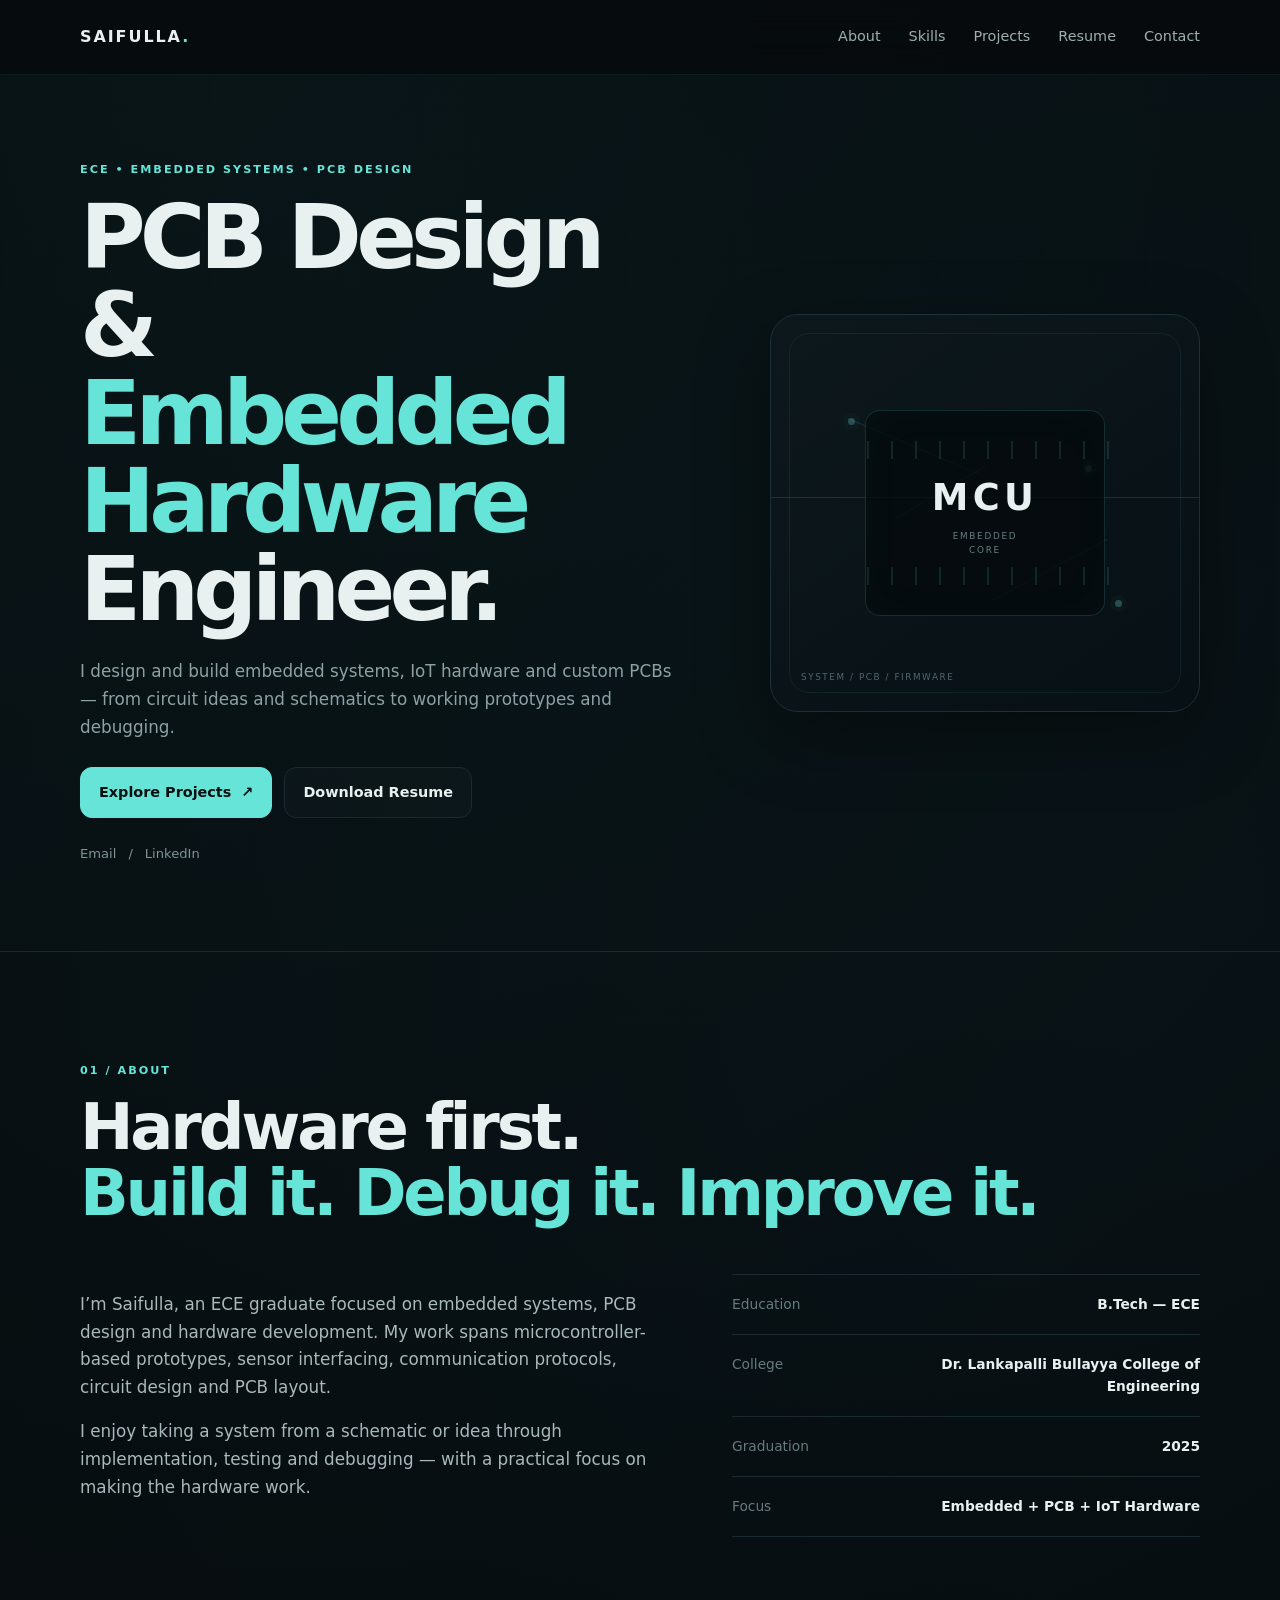
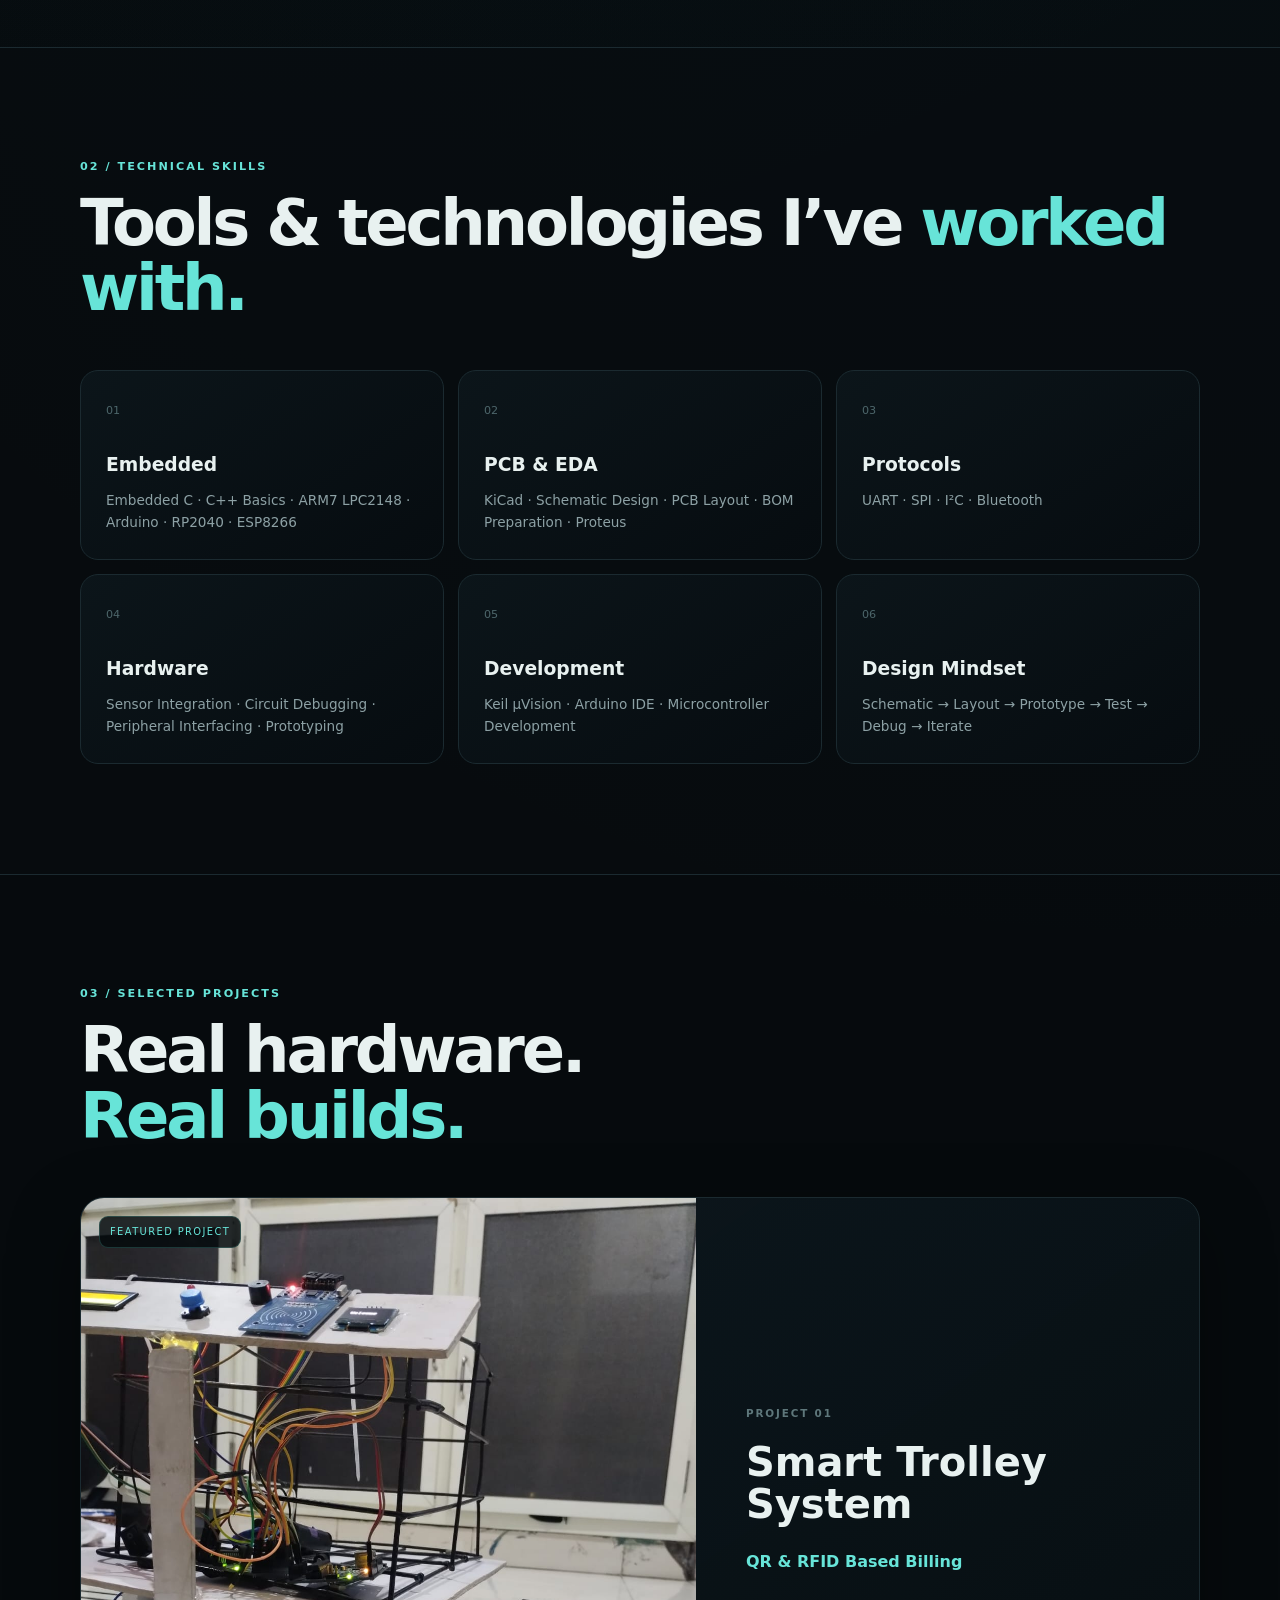
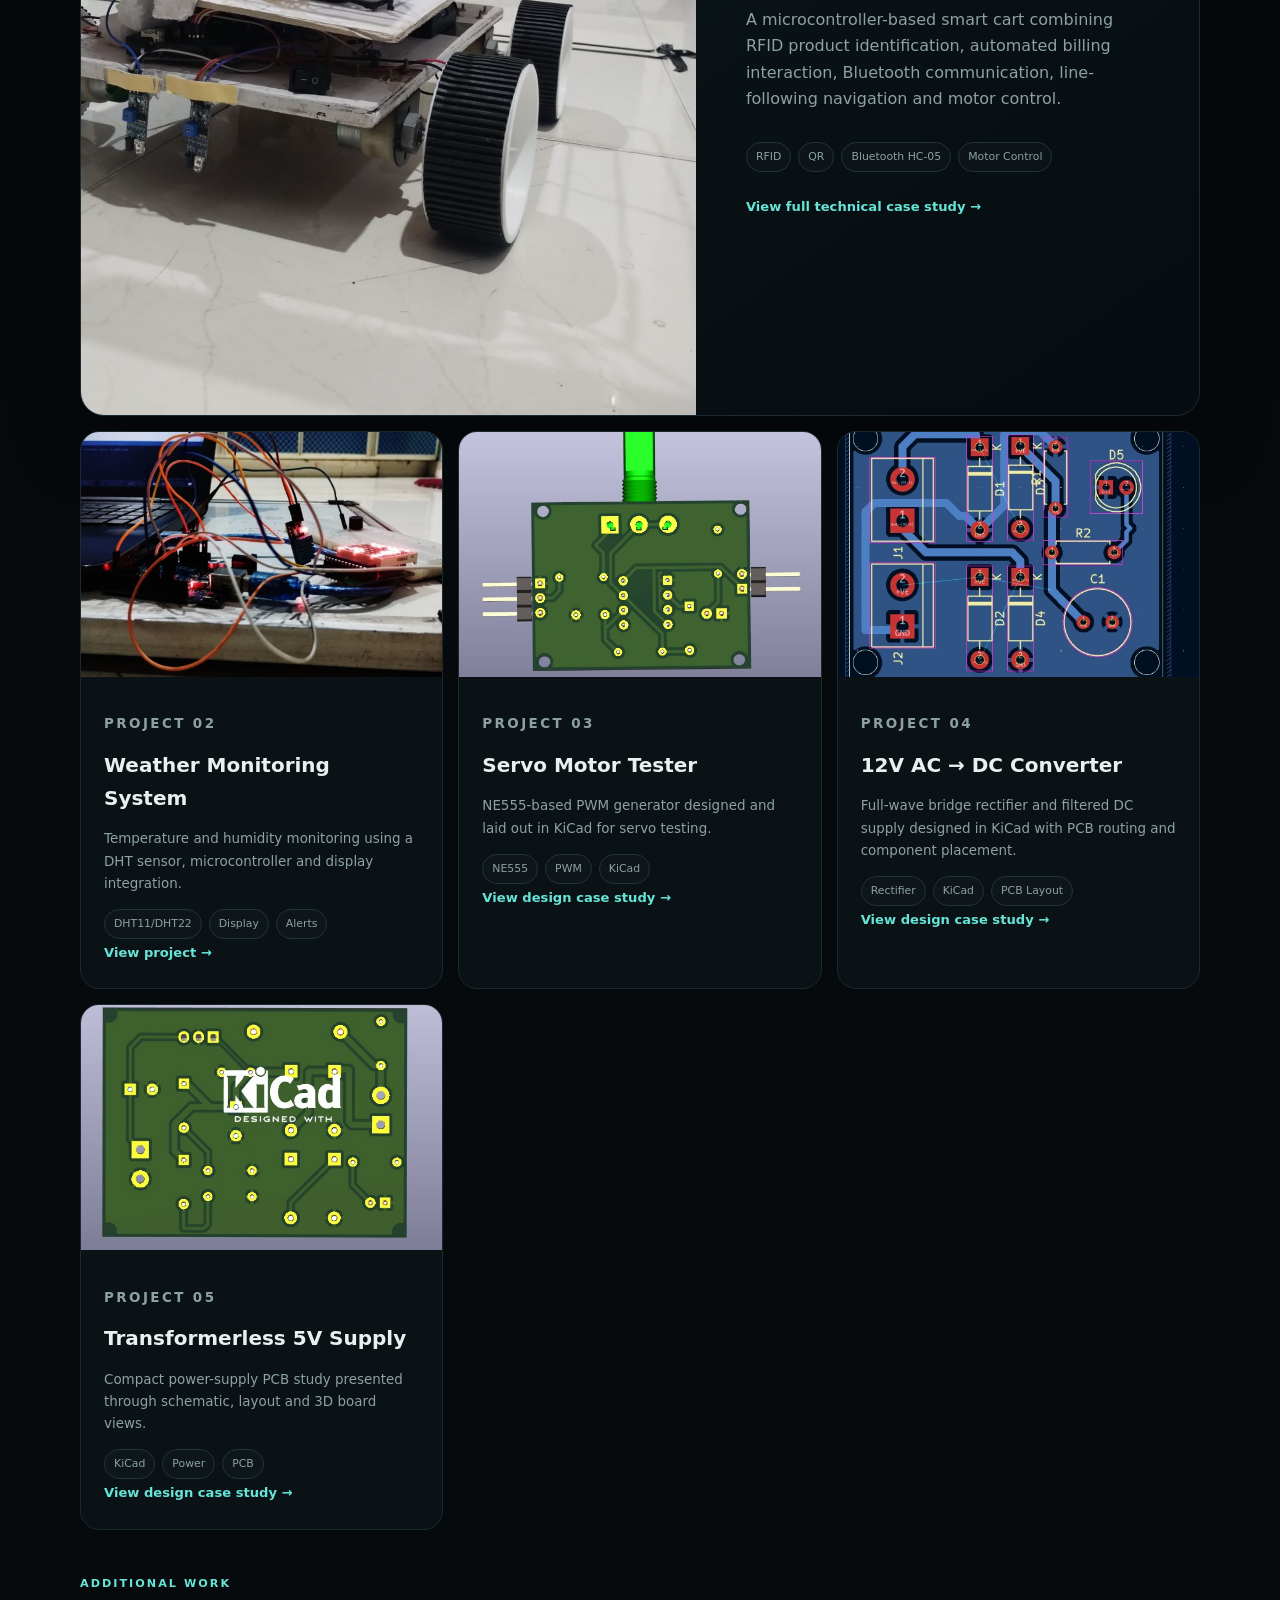
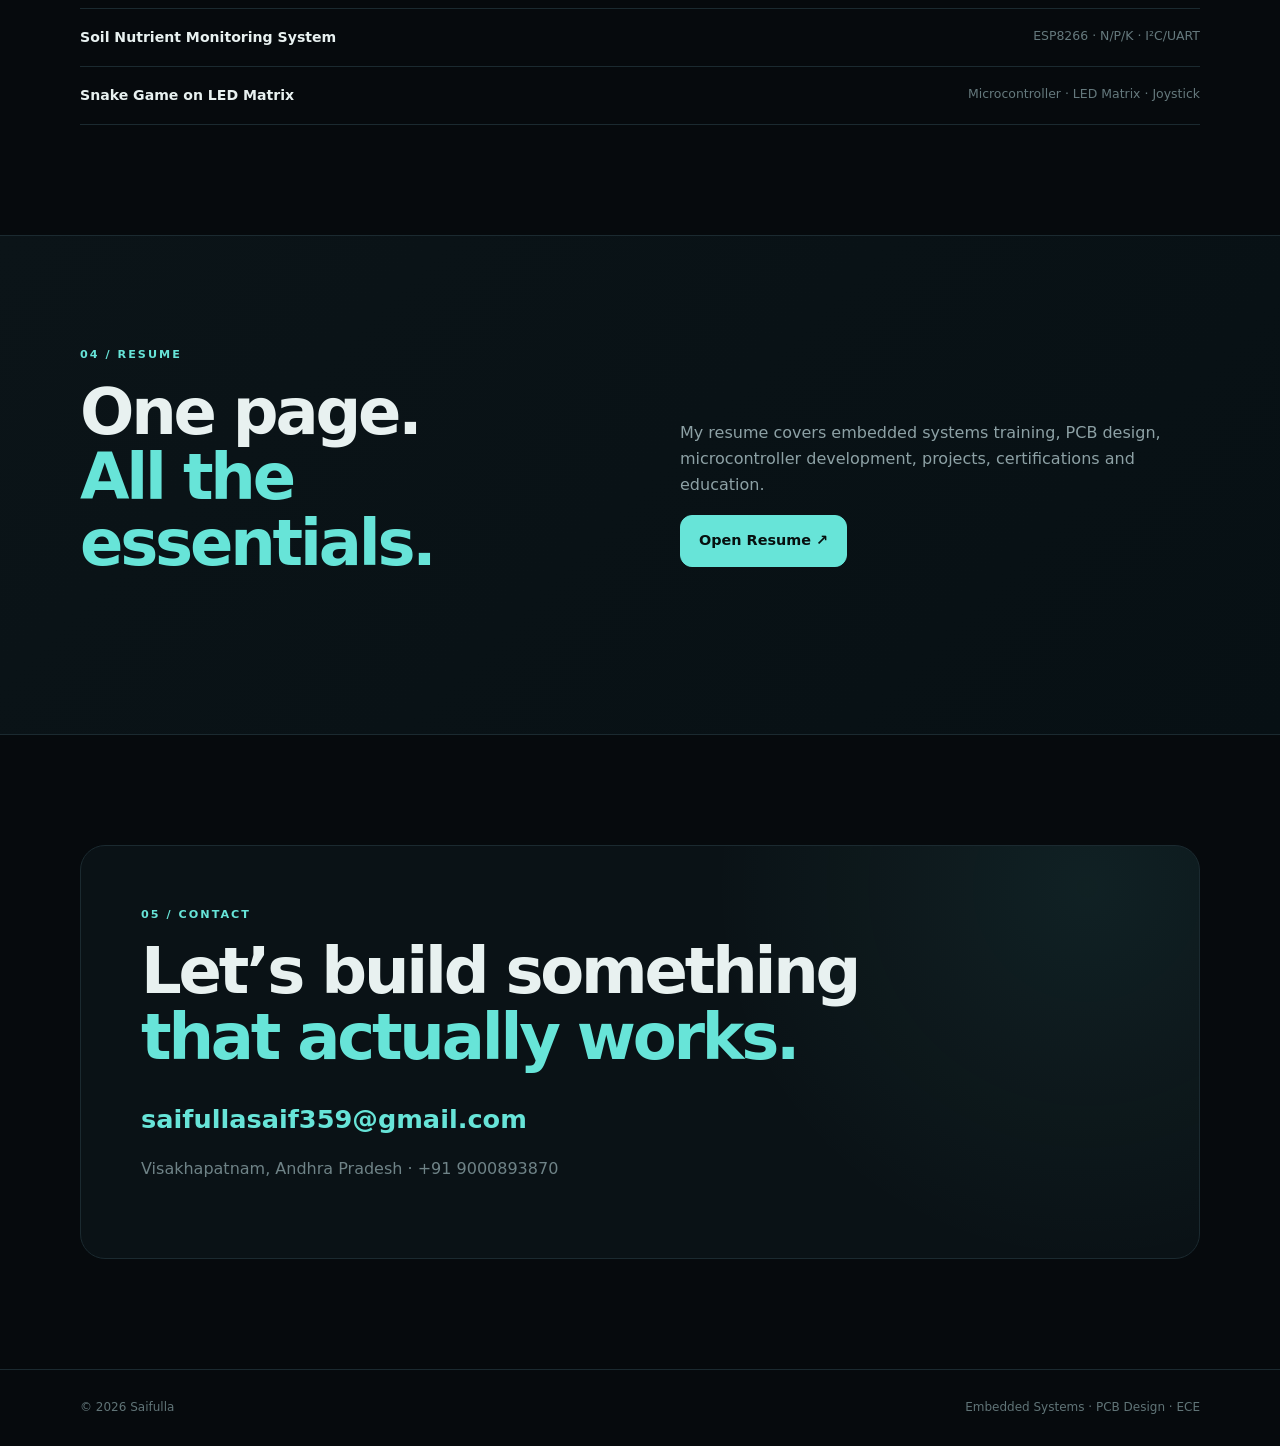
<file: index.html>
<!DOCTYPE html>
<html lang="en"><head><meta charset="UTF-8"><meta name="viewport" content="width=device-width,initial-scale=1.0">
<meta name="description" content="Saifulla — PCB Design & Embedded Hardware Engineer portfolio. Embedded systems, IoT hardware and KiCad PCB design projects.">
<title>Saifulla | Embedded Hardware & PCB Design</title><link rel="stylesheet" href="css/style.css"></head>
<body>
<header class="site-header"><nav class="nav container"><a class="brand" href="#top">SAIFULLA<span>.</span></a><button class="menu-toggle" aria-label="Toggle navigation" aria-expanded="false">☰</button><div class="nav-links"><a href="#about">About</a><a href="#skills">Skills</a><a href="#projects">Projects</a><a href="#resume">Resume</a><a href="#contact">Contact</a></div></nav></header>
<main id="top">
<section class="hero"><div class="hero-grid container"><div class="hero-copy reveal"><p class="eyebrow">ECE • EMBEDDED SYSTEMS • PCB DESIGN</p><h1>PCB Design &amp;<br><span>Embedded Hardware</span> Engineer.</h1><p class="hero-text">I design and build embedded systems, IoT hardware and custom PCBs — from circuit ideas and schematics to working prototypes and debugging.</p><div class="hero-actions"><a class="btn btn-primary" href="#projects">Explore Projects <span>↗</span></a><a class="btn btn-secondary" href="assets/SAIF_RESUME.pdf" target="_blank" rel="noopener">Download Resume</a></div><div class="hero-links"><a href="mailto:saifullasaif359@gmail.com">Email</a><span>/</span><a href="https://www.linkedin.com/in/saifulla-saif-784455246" target="_blank" rel="noopener">LinkedIn</a></div></div>
<div class="hero-visual reveal"><div class="circuit-card"><div class="scanline"></div><div class="node node-a"></div><div class="node node-b"></div><div class="node node-c"></div><div class="trace trace-a"></div><div class="trace trace-b"></div><div class="trace trace-c"></div><div class="chip"><span>MCU</span><small>EMBEDDED<br>CORE</small></div><div class="chip-label">SYSTEM / PCB / FIRMWARE</div></div></div></div></section>

<section id="about" class="section container"><div class="section-heading reveal"><p class="eyebrow">01 / ABOUT</p><h2>Hardware first.<br><span>Build it. Debug it. Improve it.</span></h2></div><div class="about-grid"><div class="about-copy reveal"><p>I’m Saifulla, an ECE graduate focused on embedded systems, PCB design and hardware development. My work spans microcontroller-based prototypes, sensor interfacing, communication protocols, circuit design and PCB layout.</p><p>I enjoy taking a system from a schematic or idea through implementation, testing and debugging — with a practical focus on making the hardware work.</p></div><div class="fact-list reveal"><div><span>Education</span><strong>B.Tech — ECE</strong></div><div><span>College</span><strong>Dr. Lankapalli Bullayya College of Engineering</strong></div><div><span>Graduation</span><strong>2025</strong></div><div><span>Focus</span><strong>Embedded + PCB + IoT Hardware</strong></div></div></div></section>

<section id="skills" class="section section-dark"><div class="container"><div class="section-heading reveal"><p class="eyebrow">02 / TECHNICAL SKILLS</p><h2>Tools &amp; technologies I’ve <span>worked with.</span></h2></div><div class="skills-grid">
<article class="skill-card reveal"><span>01</span><h3>Embedded</h3><p>Embedded C · C++ Basics · ARM7 LPC2148 · Arduino · RP2040 · ESP8266</p></article>
<article class="skill-card reveal"><span>02</span><h3>PCB &amp; EDA</h3><p>KiCad · Schematic Design · PCB Layout · BOM Preparation · Proteus</p></article>
<article class="skill-card reveal"><span>03</span><h3>Protocols</h3><p>UART · SPI · I²C · Bluetooth</p></article>
<article class="skill-card reveal"><span>04</span><h3>Hardware</h3><p>Sensor Integration · Circuit Debugging · Peripheral Interfacing · Prototyping</p></article>
<article class="skill-card reveal"><span>05</span><h3>Development</h3><p>Keil µVision · Arduino IDE · Microcontroller Development</p></article>
<article class="skill-card reveal"><span>06</span><h3>Design Mindset</h3><p>Schematic → Layout → Prototype → Test → Debug → Iterate</p></article>
</div></div></section>

<section id="projects" class="section container"><div class="section-heading reveal"><p class="eyebrow">03 / SELECTED PROJECTS</p><h2>Real hardware.<br><span>Real builds.</span></h2></div>
<article class="project-feature reveal"><div class="project-image"><img src="assets/trolley.jpeg" alt="Smart trolley project — primary image" loading="eager"><span class="image-tag">FEATURED PROJECT</span></div><div class="project-content"><p class="project-number">PROJECT 01</p><h3>Smart Trolley System</h3><p class="project-subtitle">QR &amp; RFID Based Billing</p><p>A microcontroller-based smart cart combining RFID product identification, automated billing interaction, Bluetooth communication, line-following navigation and motor control.</p><div class="tags"><span>RFID</span><span>QR</span><span>Bluetooth HC-05</span><span>Motor Control</span></div><a class="text-link" href="projects/smart-trolley.html">View full technical case study →</a></div></article>
<div class="project-grid">
<article class="project-card reveal"><div class="project-card-image"><img src="assets/weather-monitor.jpg" alt="Weather monitoring system" loading="lazy"></div><div class="project-card-body"><p class="project-number">PROJECT 02</p><h3>Weather Monitoring System</h3><p>Temperature and humidity monitoring using a DHT sensor, microcontroller and display integration.</p><div class="tags"><span>DHT11/DHT22</span><span>Display</span><span>Alerts</span></div><a class="text-link" href="projects/weather-monitoring.html">View project →</a></div></article>
<article class="project-card reveal"><div class="project-card-image"><img src="assets/servo-3d.jpg" alt="3D PCB render of NE555 servo motor tester" loading="lazy"></div><div class="project-card-body"><p class="project-number">PROJECT 03</p><h3>Servo Motor Tester</h3><p>NE555-based PWM generator designed and laid out in KiCad for servo testing.</p><div class="tags"><span>NE555</span><span>PWM</span><span>KiCad</span></div><a class="text-link" href="projects/servo-tester.html">View design case study →</a></div></article>
<article class="project-card reveal"><div class="project-card-image"><img src="assets/rectifier-3d.jpg" alt="3D render of 12V AC to DC converter PCB" loading="lazy"></div><div class="project-card-body"><p class="project-number">PROJECT 04</p><h3>12V AC → DC Converter</h3><p>Full-wave bridge rectifier and filtered DC supply designed in KiCad with PCB routing and component placement.</p><div class="tags"><span>Rectifier</span><span>KiCad</span><span>PCB Layout</span></div><a class="text-link" href="projects/ac-dc-converter.html">View design case study →</a></div></article>
<article class="project-card reveal"><div class="project-card-image"><img src="assets/transformerless-3d.jpg" alt="3D render of transformerless 5V supply PCB" loading="lazy"></div><div class="project-card-body"><p class="project-number">PROJECT 05</p><h3>Transformerless 5V Supply</h3><p>Compact power-supply PCB study presented through schematic, layout and 3D board views.</p><div class="tags"><span>KiCad</span><span>Power</span><span>PCB</span></div><a class="text-link" href="projects/transformerless-power-supply.html">View design case study →</a></div></article>
</div>
<div class="more-projects reveal"><p class="eyebrow">ADDITIONAL WORK</p><div class="mini-projects"><div><strong>Soil Nutrient Monitoring System</strong><span>ESP8266 · N/P/K · I²C/UART</span></div><div><strong>Snake Game on LED Matrix</strong><span>Microcontroller · LED Matrix · Joystick</span></div></div></div></section>

<section id="resume" class="section resume-section"><div class="container resume-grid"><div class="section-heading reveal"><p class="eyebrow">04 / RESUME</p><h2>One page.<br><span>All the essentials.</span></h2></div><div class="resume-copy reveal"><p>My resume covers embedded systems training, PCB design, microcontroller development, projects, certifications and education.</p><a class="btn btn-primary" href="assets/SAIF_RESUME.pdf" target="_blank" rel="noopener">Open Resume ↗</a></div></div></section>
<section id="contact" class="section container contact-section"><div class="contact-box reveal"><p class="eyebrow">05 / CONTACT</p><h2>Let’s build something<br><span>that actually works.</span></h2><a class="email" href="mailto:saifullasaif359@gmail.com">saifullasaif359@gmail.com</a><p>Visakhapatnam, Andhra Pradesh · +91 9000893870</p></div></section>
</main><footer class="footer"><div class="container footer-inner"><span>© 2026 Saifulla</span><span>Embedded Systems · PCB Design · ECE</span></div></footer><script src="js/script.js"></script></body></html>
</file>
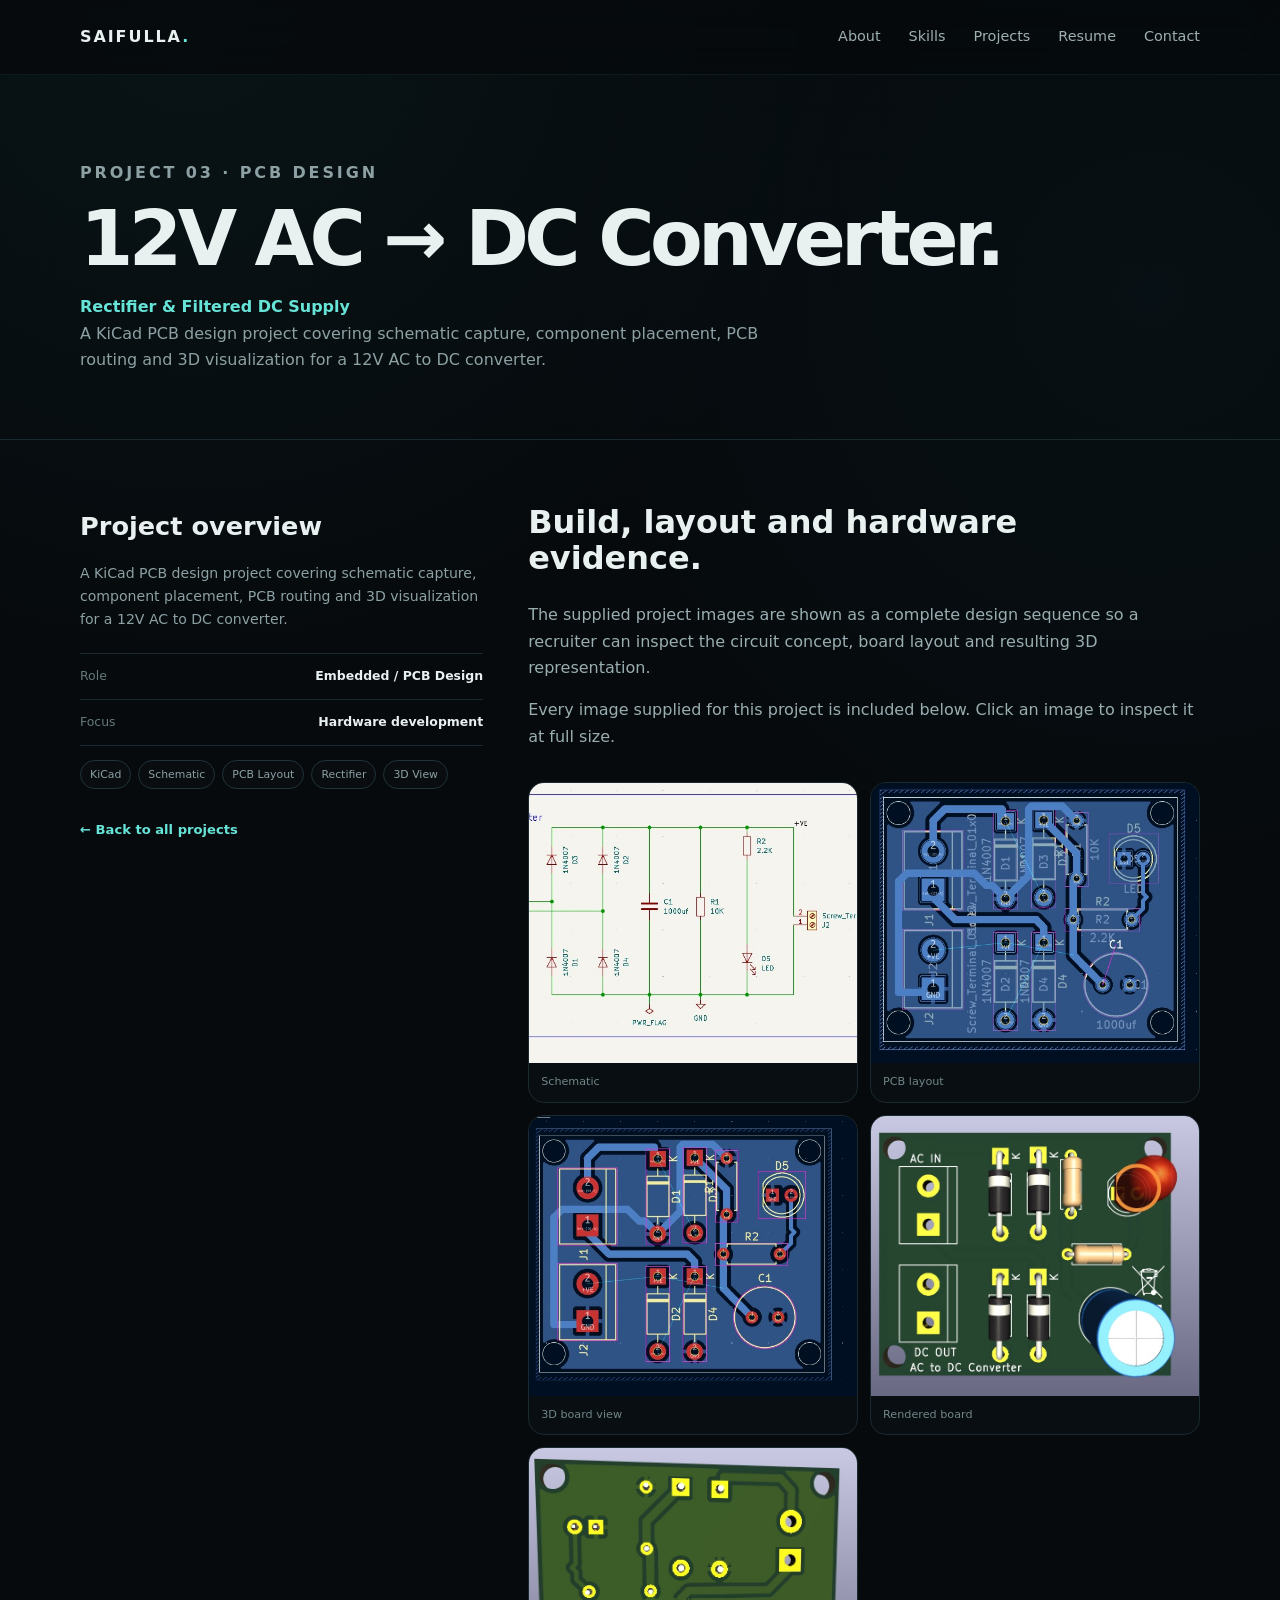
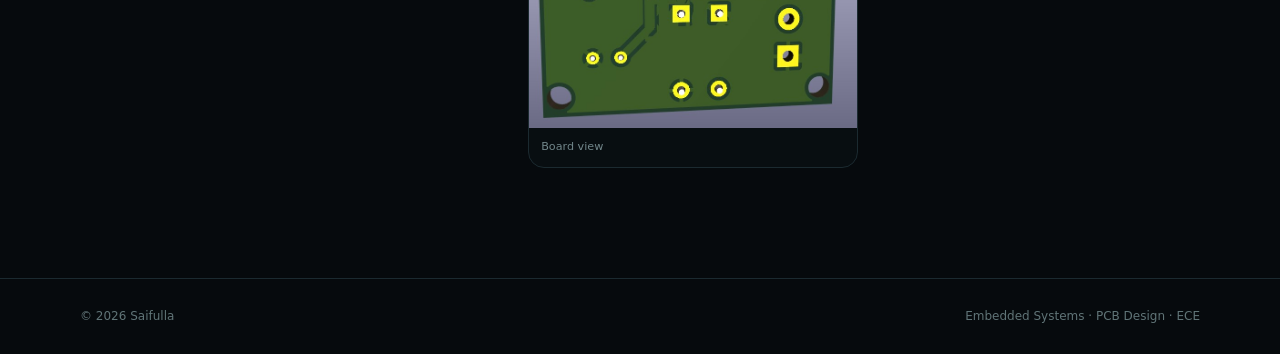
<file: projects/ac-dc-converter.html>
<!DOCTYPE html><html lang="en"><head><meta charset="UTF-8"><meta name="viewport" content="width=device-width,initial-scale=1.0"><meta name="description" content="12V AC → DC Converter — Saifulla project portfolio"><title>12V AC → DC Converter | Saifulla</title><link rel="stylesheet" href="../css/style.css"></head><body>
<header class="site-header"><nav class="nav container">
<a class="brand" href="../index.html#top">SAIFULLA<span>.</span></a>
<button class="menu-toggle" aria-label="Toggle navigation" aria-expanded="false">☰</button>
<div class="nav-links">
<a href="../index.html#about">About</a><a href="../index.html#skills">Skills</a><a href="../index.html#projects">Projects</a><a href="../index.html#resume">Resume</a><a href="../index.html#contact">Contact</a>
</div></nav></header><main>
<section class="page-hero"><div class="container">
<p class="eyebrow">PROJECT 03 · PCB DESIGN</p><h1>12V AC → DC Converter.</h1><p><strong style="color:var(--accent)">Rectifier & Filtered DC Supply</strong><br>A KiCad PCB design project covering schematic capture, component placement, PCB routing and 3D visualization for a 12V AC to DC converter.</p>
</div></section>
<section class="case-study"><div class="container case-grid">
<aside class="case-sidebar"><h2>Project overview</h2><p>A KiCad PCB design project covering schematic capture, component placement, PCB routing and 3D visualization for a 12V AC to DC converter.</p><div class="meta"><div><span>Role</span><strong>Embedded / PCB Design</strong></div><div><span>Focus</span><strong>Hardware development</strong></div></div><div class="tags"><span class="tag">KiCad</span><span class="tag">Schematic</span><span class="tag">PCB Layout</span><span class="tag">Rectifier</span><span class="tag">3D View</span></div><a class="back-link" href="../index.html#projects">← Back to all projects</a></aside>
<article class="case-copy"><h2>Build, layout and hardware evidence.</h2><p>The supplied project images are shown as a complete design sequence so a recruiter can inspect the circuit concept, board layout and resulting 3D representation.</p><p>Every image supplied for this project is included below. Click an image to inspect it at full size.</p><div class="case-gallery"><figure><img src="../assets/rectifier-schematic.jpg" alt="Schematic" loading="lazy"><figcaption>Schematic</figcaption></figure><figure><img src="../assets/rectifier-pcb.jpg" alt="PCB layout" loading="lazy"><figcaption>PCB layout</figcaption></figure><figure><img src="../assets/rectifier-3d.jpg" alt="3D board view" loading="lazy"><figcaption>3D board view</figcaption></figure><figure><img src="../assets/rectifier-render.jpg" alt="Rendered board" loading="lazy"><figcaption>Rendered board</figcaption></figure><figure><img src="../assets/rectifier-board.jpg" alt="Board view" loading="lazy"><figcaption>Board view</figcaption></figure></div></article>
</div></section></main><footer class="footer"><div class="container footer-inner"><span>© 2026 Saifulla</span><span>Embedded Systems · PCB Design · ECE</span></div></footer><script src="../js/script.js"></script></body></html>
</file>
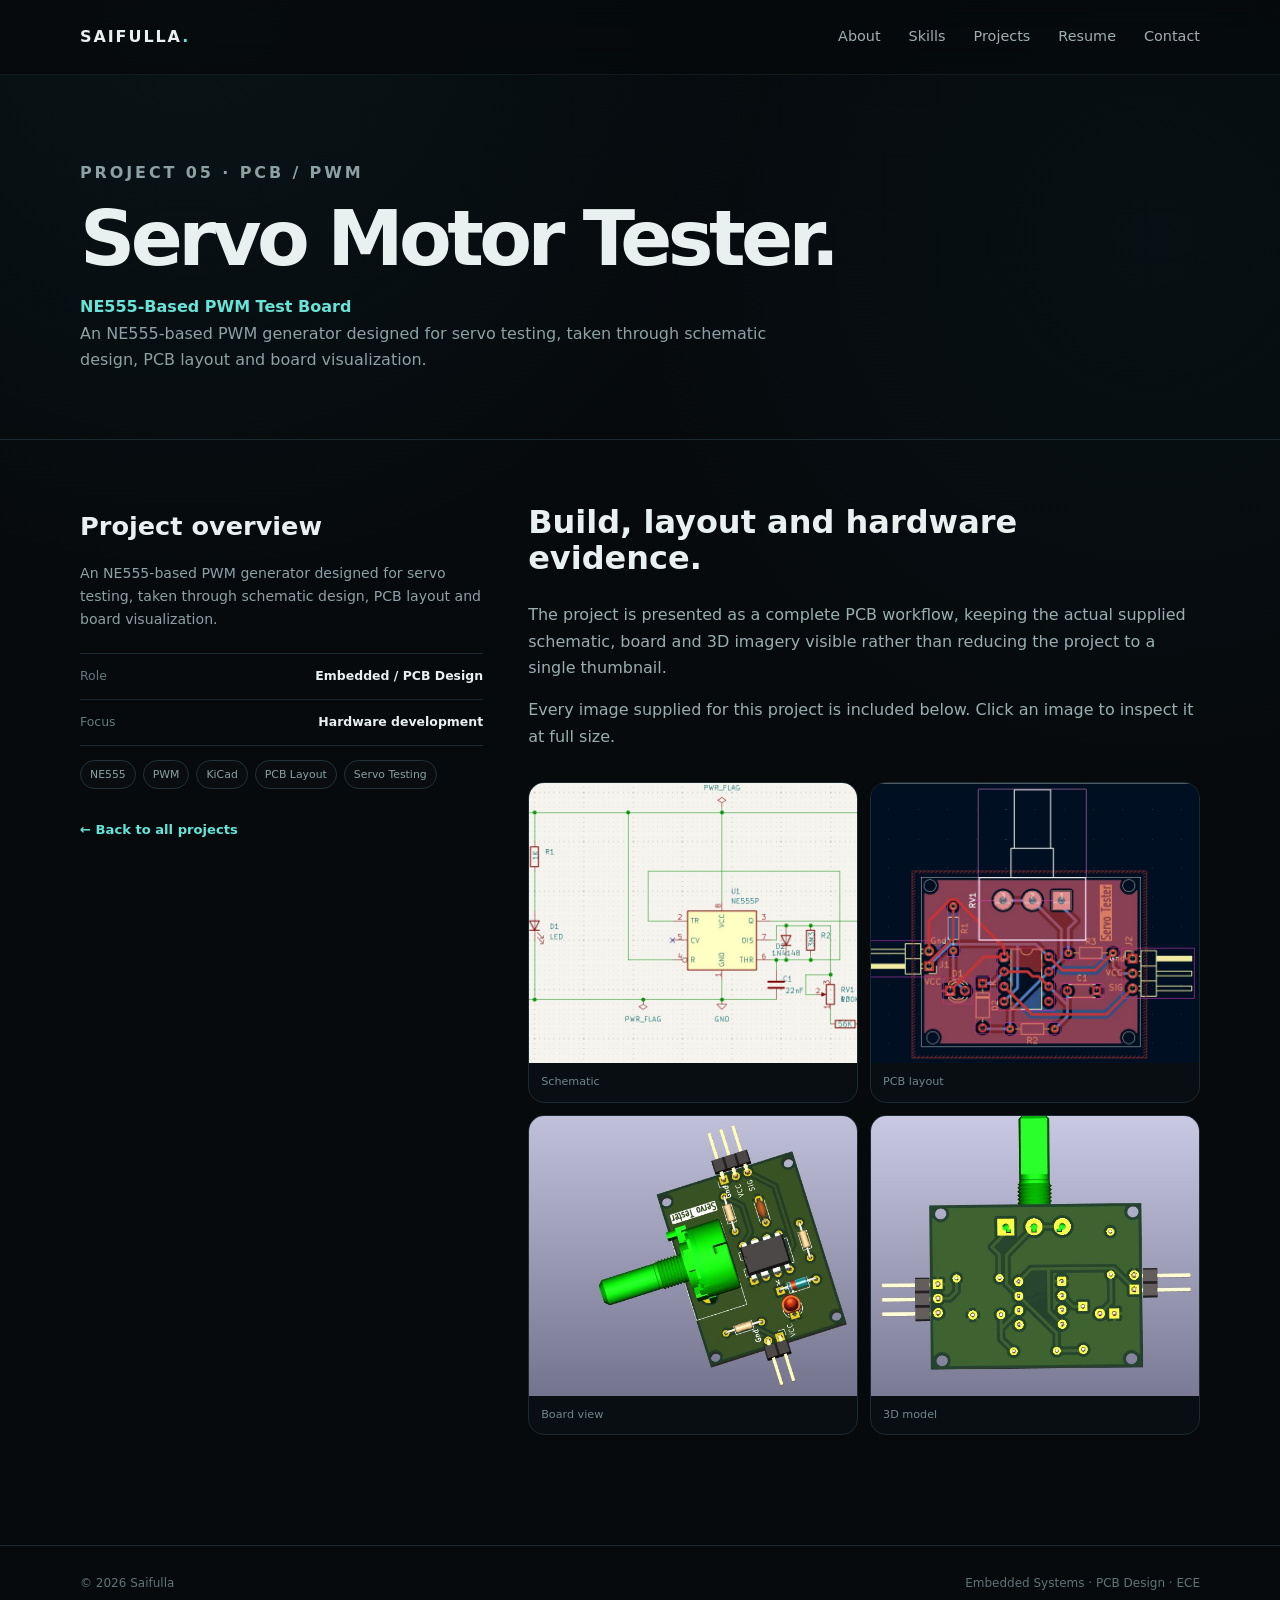
<file: projects/servo-tester.html>
<!DOCTYPE html><html lang="en"><head><meta charset="UTF-8"><meta name="viewport" content="width=device-width,initial-scale=1.0"><meta name="description" content="Servo Motor Tester — Saifulla project portfolio"><title>Servo Motor Tester | Saifulla</title><link rel="stylesheet" href="../css/style.css"></head><body>
<header class="site-header"><nav class="nav container">
<a class="brand" href="../index.html#top">SAIFULLA<span>.</span></a>
<button class="menu-toggle" aria-label="Toggle navigation" aria-expanded="false">☰</button>
<div class="nav-links">
<a href="../index.html#about">About</a><a href="../index.html#skills">Skills</a><a href="../index.html#projects">Projects</a><a href="../index.html#resume">Resume</a><a href="../index.html#contact">Contact</a>
</div></nav></header><main>
<section class="page-hero"><div class="container">
<p class="eyebrow">PROJECT 05 · PCB / PWM</p><h1>Servo Motor Tester.</h1><p><strong style="color:var(--accent)">NE555-Based PWM Test Board</strong><br>An NE555-based PWM generator designed for servo testing, taken through schematic design, PCB layout and board visualization.</p>
</div></section>
<section class="case-study"><div class="container case-grid">
<aside class="case-sidebar"><h2>Project overview</h2><p>An NE555-based PWM generator designed for servo testing, taken through schematic design, PCB layout and board visualization.</p><div class="meta"><div><span>Role</span><strong>Embedded / PCB Design</strong></div><div><span>Focus</span><strong>Hardware development</strong></div></div><div class="tags"><span class="tag">NE555</span><span class="tag">PWM</span><span class="tag">KiCad</span><span class="tag">PCB Layout</span><span class="tag">Servo Testing</span></div><a class="back-link" href="../index.html#projects">← Back to all projects</a></aside>
<article class="case-copy"><h2>Build, layout and hardware evidence.</h2><p>The project is presented as a complete PCB workflow, keeping the actual supplied schematic, board and 3D imagery visible rather than reducing the project to a single thumbnail.</p><p>Every image supplied for this project is included below. Click an image to inspect it at full size.</p><div class="case-gallery"><figure><img src="../assets/servo-schematic.jpg" alt="Schematic" loading="lazy"><figcaption>Schematic</figcaption></figure><figure><img src="../assets/servo-pcb.jpg" alt="PCB layout" loading="lazy"><figcaption>PCB layout</figcaption></figure><figure><img src="../assets/servo-board.jpg" alt="Board view" loading="lazy"><figcaption>Board view</figcaption></figure><figure><img src="../assets/servo-3d.jpg" alt="3D model" loading="lazy"><figcaption>3D model</figcaption></figure></div></article>
</div></section></main><footer class="footer"><div class="container footer-inner"><span>© 2026 Saifulla</span><span>Embedded Systems · PCB Design · ECE</span></div></footer><script src="../js/script.js"></script></body></html>
</file>
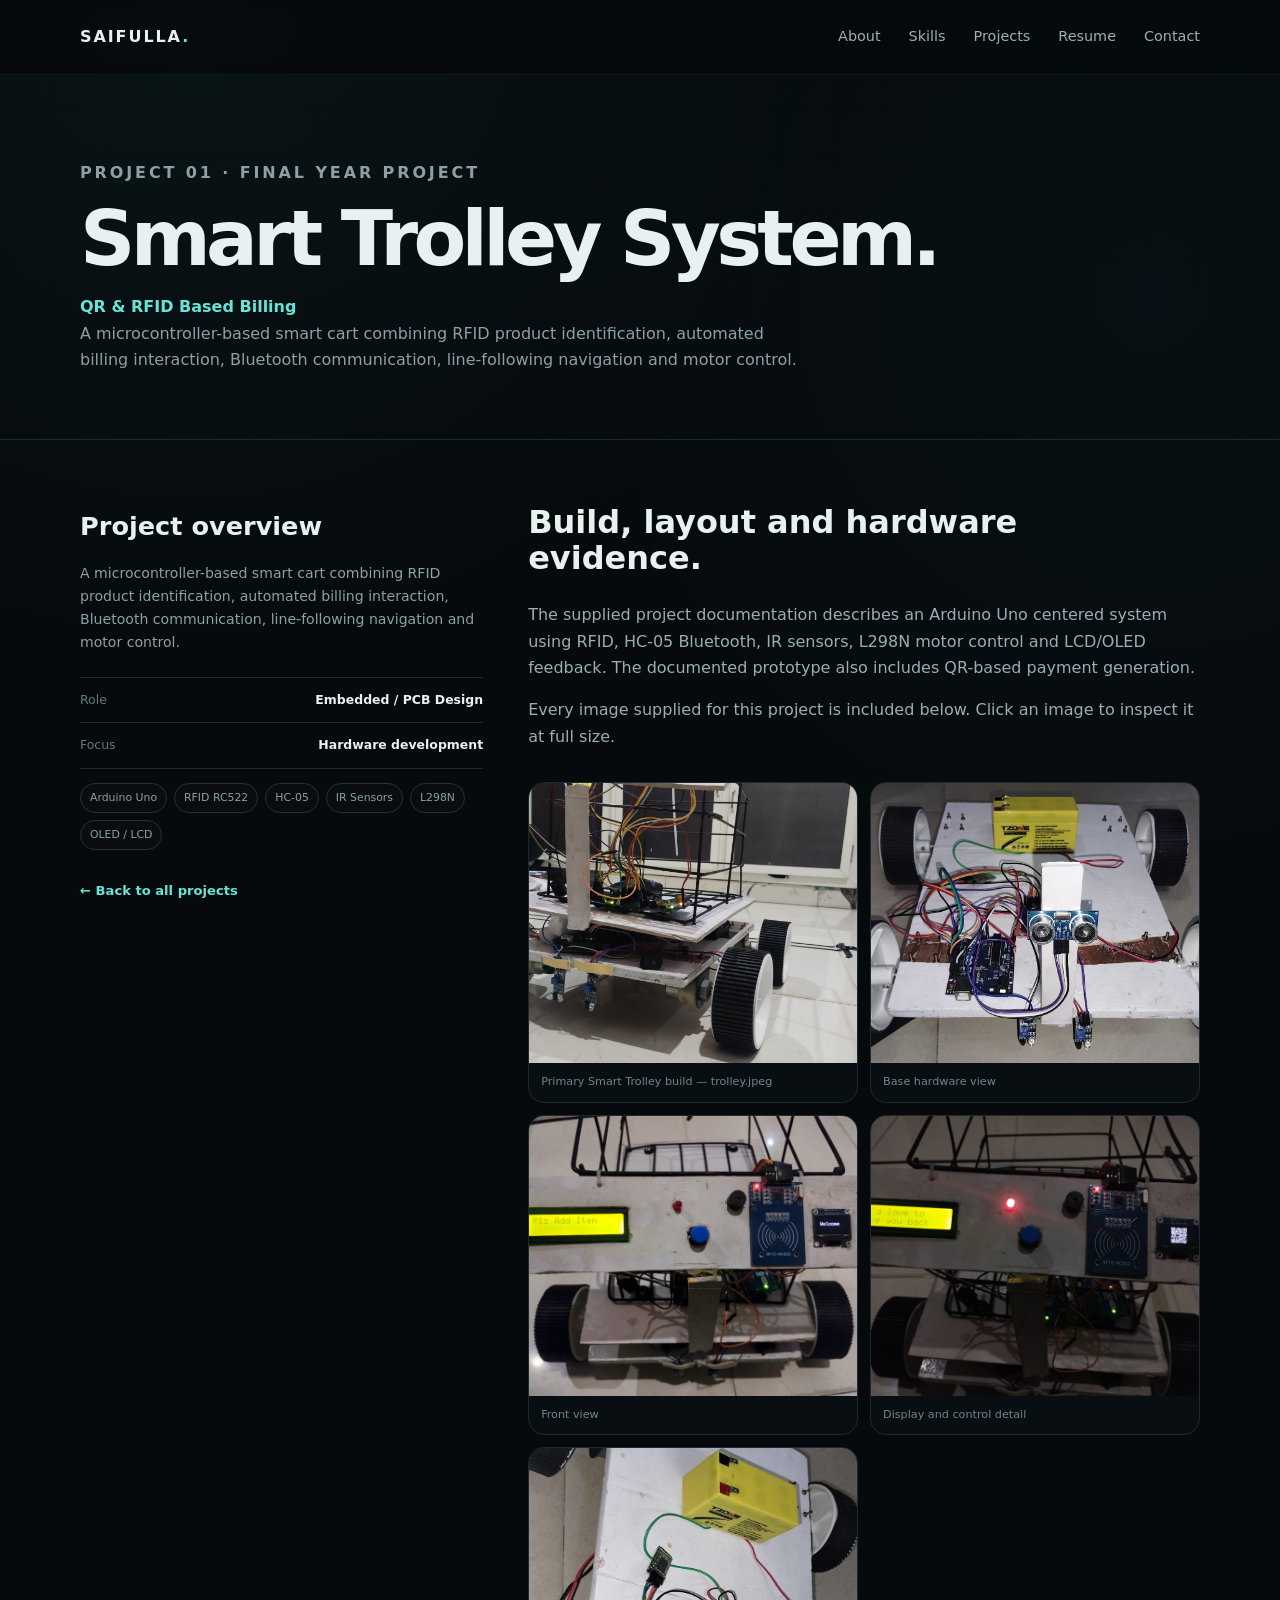
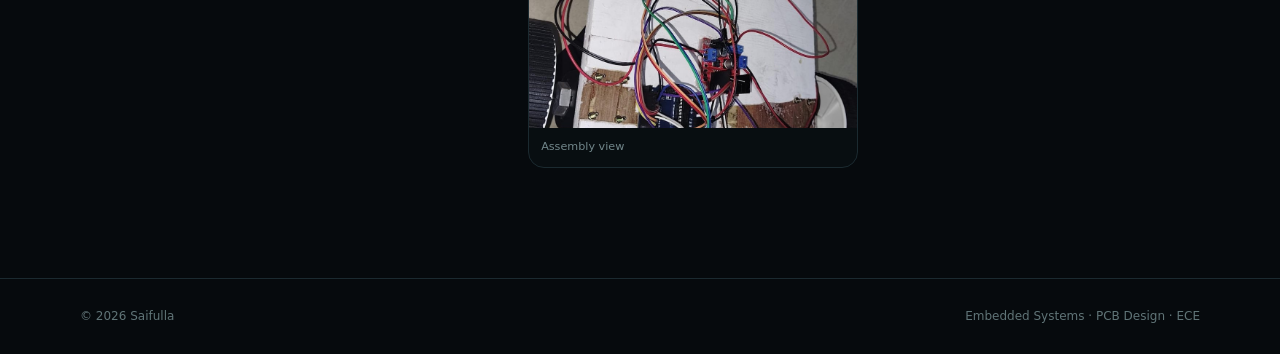
<file: projects/smart-trolley.html>
<!DOCTYPE html><html lang="en"><head><meta charset="UTF-8"><meta name="viewport" content="width=device-width,initial-scale=1.0"><meta name="description" content="Smart Trolley System — Saifulla project portfolio"><title>Smart Trolley System | Saifulla</title><link rel="stylesheet" href="../css/style.css"></head><body>
<header class="site-header"><nav class="nav container">
<a class="brand" href="../index.html#top">SAIFULLA<span>.</span></a>
<button class="menu-toggle" aria-label="Toggle navigation" aria-expanded="false">☰</button>
<div class="nav-links">
<a href="../index.html#about">About</a><a href="../index.html#skills">Skills</a><a href="../index.html#projects">Projects</a><a href="../index.html#resume">Resume</a><a href="../index.html#contact">Contact</a>
</div></nav></header><main>
<section class="page-hero"><div class="container">
<p class="eyebrow">PROJECT 01 · FINAL YEAR PROJECT</p><h1>Smart Trolley System.</h1><p><strong style="color:var(--accent)">QR & RFID Based Billing</strong><br>A microcontroller-based smart cart combining RFID product identification, automated billing interaction, Bluetooth communication, line-following navigation and motor control.</p>
</div></section>
<section class="case-study"><div class="container case-grid">
<aside class="case-sidebar"><h2>Project overview</h2><p>A microcontroller-based smart cart combining RFID product identification, automated billing interaction, Bluetooth communication, line-following navigation and motor control.</p><div class="meta"><div><span>Role</span><strong>Embedded / PCB Design</strong></div><div><span>Focus</span><strong>Hardware development</strong></div></div><div class="tags"><span class="tag">Arduino Uno</span><span class="tag">RFID RC522</span><span class="tag">HC-05</span><span class="tag">IR Sensors</span><span class="tag">L298N</span><span class="tag">OLED / LCD</span></div><a class="back-link" href="../index.html#projects">← Back to all projects</a></aside>
<article class="case-copy"><h2>Build, layout and hardware evidence.</h2><p>The supplied project documentation describes an Arduino Uno centered system using RFID, HC-05 Bluetooth, IR sensors, L298N motor control and LCD/OLED feedback. The documented prototype also includes QR-based payment generation.</p><p>Every image supplied for this project is included below. Click an image to inspect it at full size.</p><div class="case-gallery"><figure><img src="../assets/trolley.jpeg" alt="Primary Smart Trolley build — trolley.jpeg" loading="lazy"><figcaption>Primary Smart Trolley build — trolley.jpeg</figcaption></figure><figure><img src="../assets/smart-trolley-base.jpg" alt="Base hardware view" loading="lazy"><figcaption>Base hardware view</figcaption></figure><figure><img src="../assets/smart-trolley-front.jpeg" alt="Front view" loading="lazy"><figcaption>Front view</figcaption></figure><figure><img src="../assets/smart-trolley-detail.jpg" alt="Display and control detail" loading="lazy"><figcaption>Display and control detail</figcaption></figure><figure><img src="../assets/smart-trolley-assembly.jpg" alt="Assembly view" loading="lazy"><figcaption>Assembly view</figcaption></figure></div></article>
</div></section></main><footer class="footer"><div class="container footer-inner"><span>© 2026 Saifulla</span><span>Embedded Systems · PCB Design · ECE</span></div></footer><script src="../js/script.js"></script></body></html>
</file>
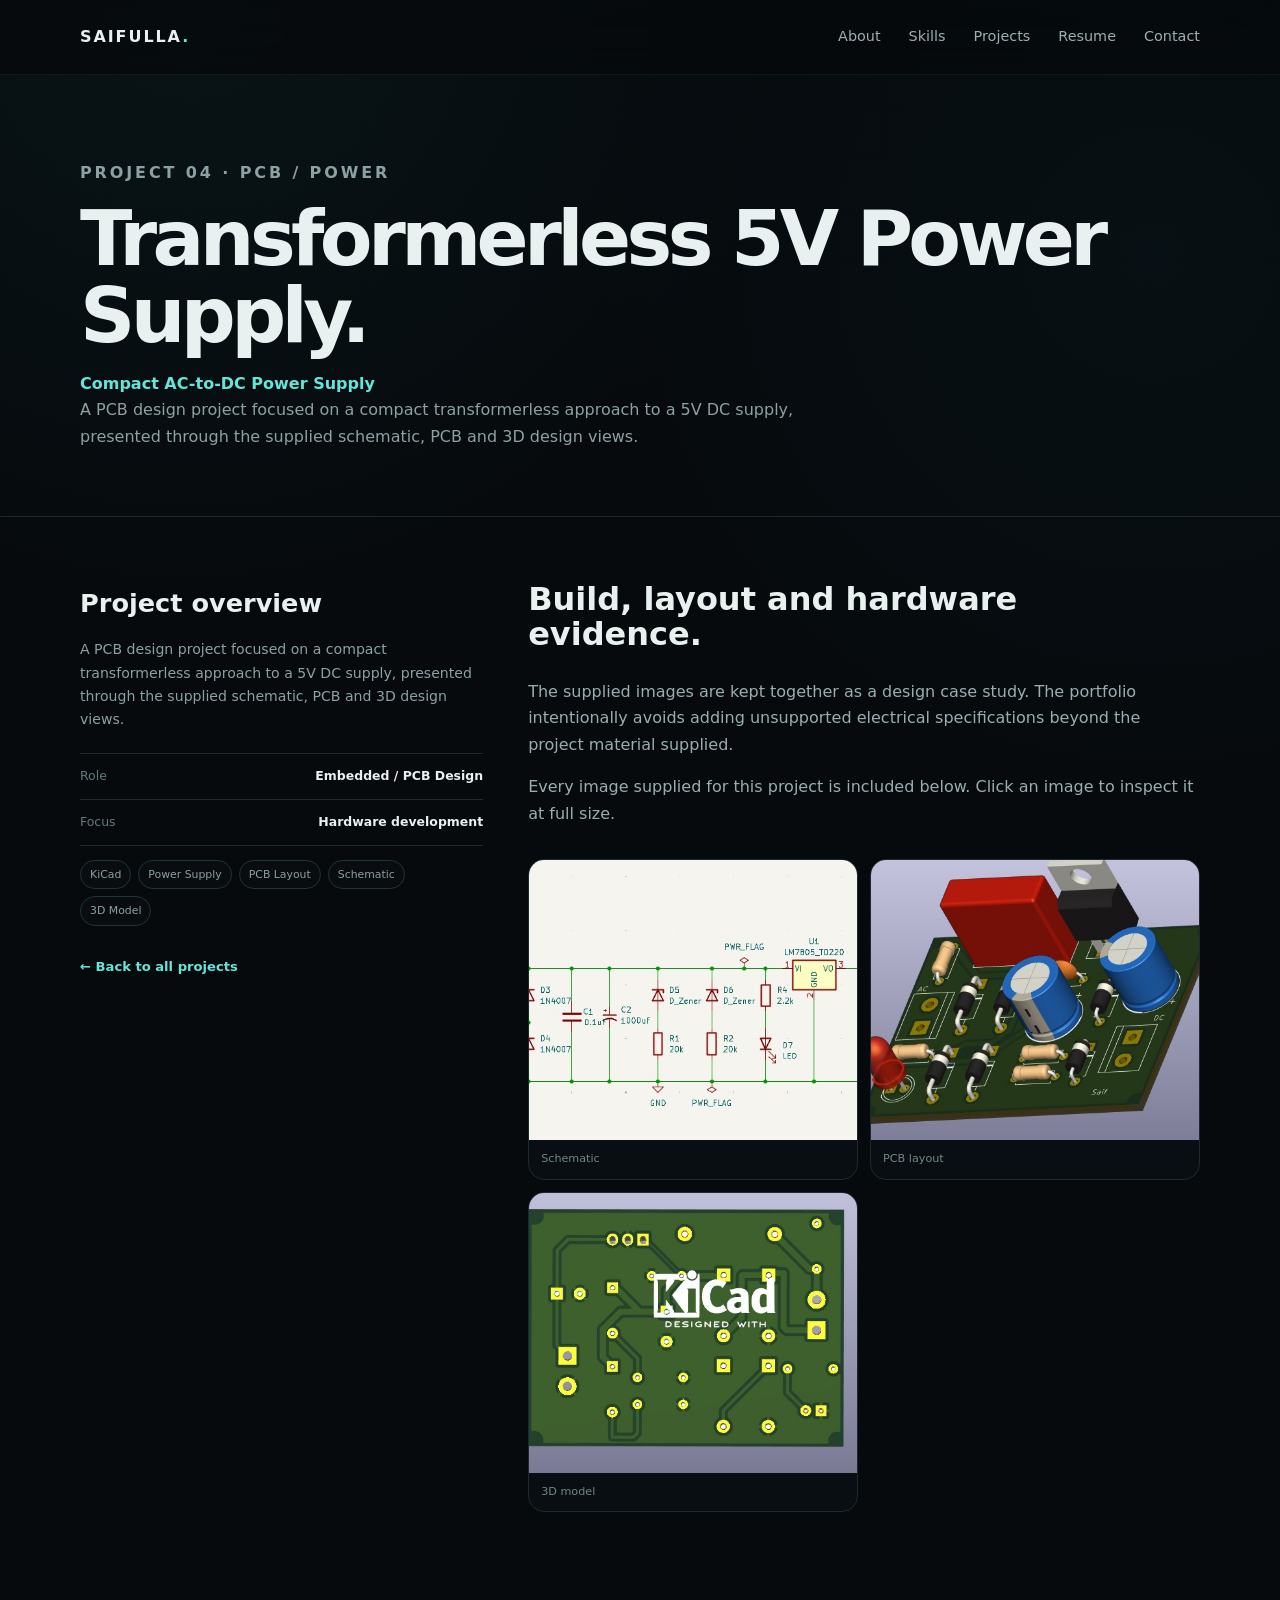
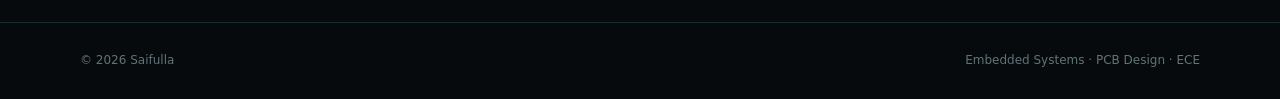
<file: projects/transformerless-power-supply.html>
<!DOCTYPE html><html lang="en"><head><meta charset="UTF-8"><meta name="viewport" content="width=device-width,initial-scale=1.0"><meta name="description" content="Transformerless 5V Power Supply — Saifulla project portfolio"><title>Transformerless 5V Power Supply | Saifulla</title><link rel="stylesheet" href="../css/style.css"></head><body>
<header class="site-header"><nav class="nav container">
<a class="brand" href="../index.html#top">SAIFULLA<span>.</span></a>
<button class="menu-toggle" aria-label="Toggle navigation" aria-expanded="false">☰</button>
<div class="nav-links">
<a href="../index.html#about">About</a><a href="../index.html#skills">Skills</a><a href="../index.html#projects">Projects</a><a href="../index.html#resume">Resume</a><a href="../index.html#contact">Contact</a>
</div></nav></header><main>
<section class="page-hero"><div class="container">
<p class="eyebrow">PROJECT 04 · PCB / POWER</p><h1>Transformerless 5V Power Supply.</h1><p><strong style="color:var(--accent)">Compact AC-to-DC Power Supply</strong><br>A PCB design project focused on a compact transformerless approach to a 5V DC supply, presented through the supplied schematic, PCB and 3D design views.</p>
</div></section>
<section class="case-study"><div class="container case-grid">
<aside class="case-sidebar"><h2>Project overview</h2><p>A PCB design project focused on a compact transformerless approach to a 5V DC supply, presented through the supplied schematic, PCB and 3D design views.</p><div class="meta"><div><span>Role</span><strong>Embedded / PCB Design</strong></div><div><span>Focus</span><strong>Hardware development</strong></div></div><div class="tags"><span class="tag">KiCad</span><span class="tag">Power Supply</span><span class="tag">PCB Layout</span><span class="tag">Schematic</span><span class="tag">3D Model</span></div><a class="back-link" href="../index.html#projects">← Back to all projects</a></aside>
<article class="case-copy"><h2>Build, layout and hardware evidence.</h2><p>The supplied images are kept together as a design case study. The portfolio intentionally avoids adding unsupported electrical specifications beyond the project material supplied.</p><p>Every image supplied for this project is included below. Click an image to inspect it at full size.</p><div class="case-gallery"><figure><img src="../assets/transformerless-schematic.jpg" alt="Schematic" loading="lazy"><figcaption>Schematic</figcaption></figure><figure><img src="../assets/transformerless-pcb.jpg" alt="PCB layout" loading="lazy"><figcaption>PCB layout</figcaption></figure><figure><img src="../assets/transformerless-3d.jpg" alt="3D model" loading="lazy"><figcaption>3D model</figcaption></figure></div></article>
</div></section></main><footer class="footer"><div class="container footer-inner"><span>© 2026 Saifulla</span><span>Embedded Systems · PCB Design · ECE</span></div></footer><script src="../js/script.js"></script></body></html>
</file>
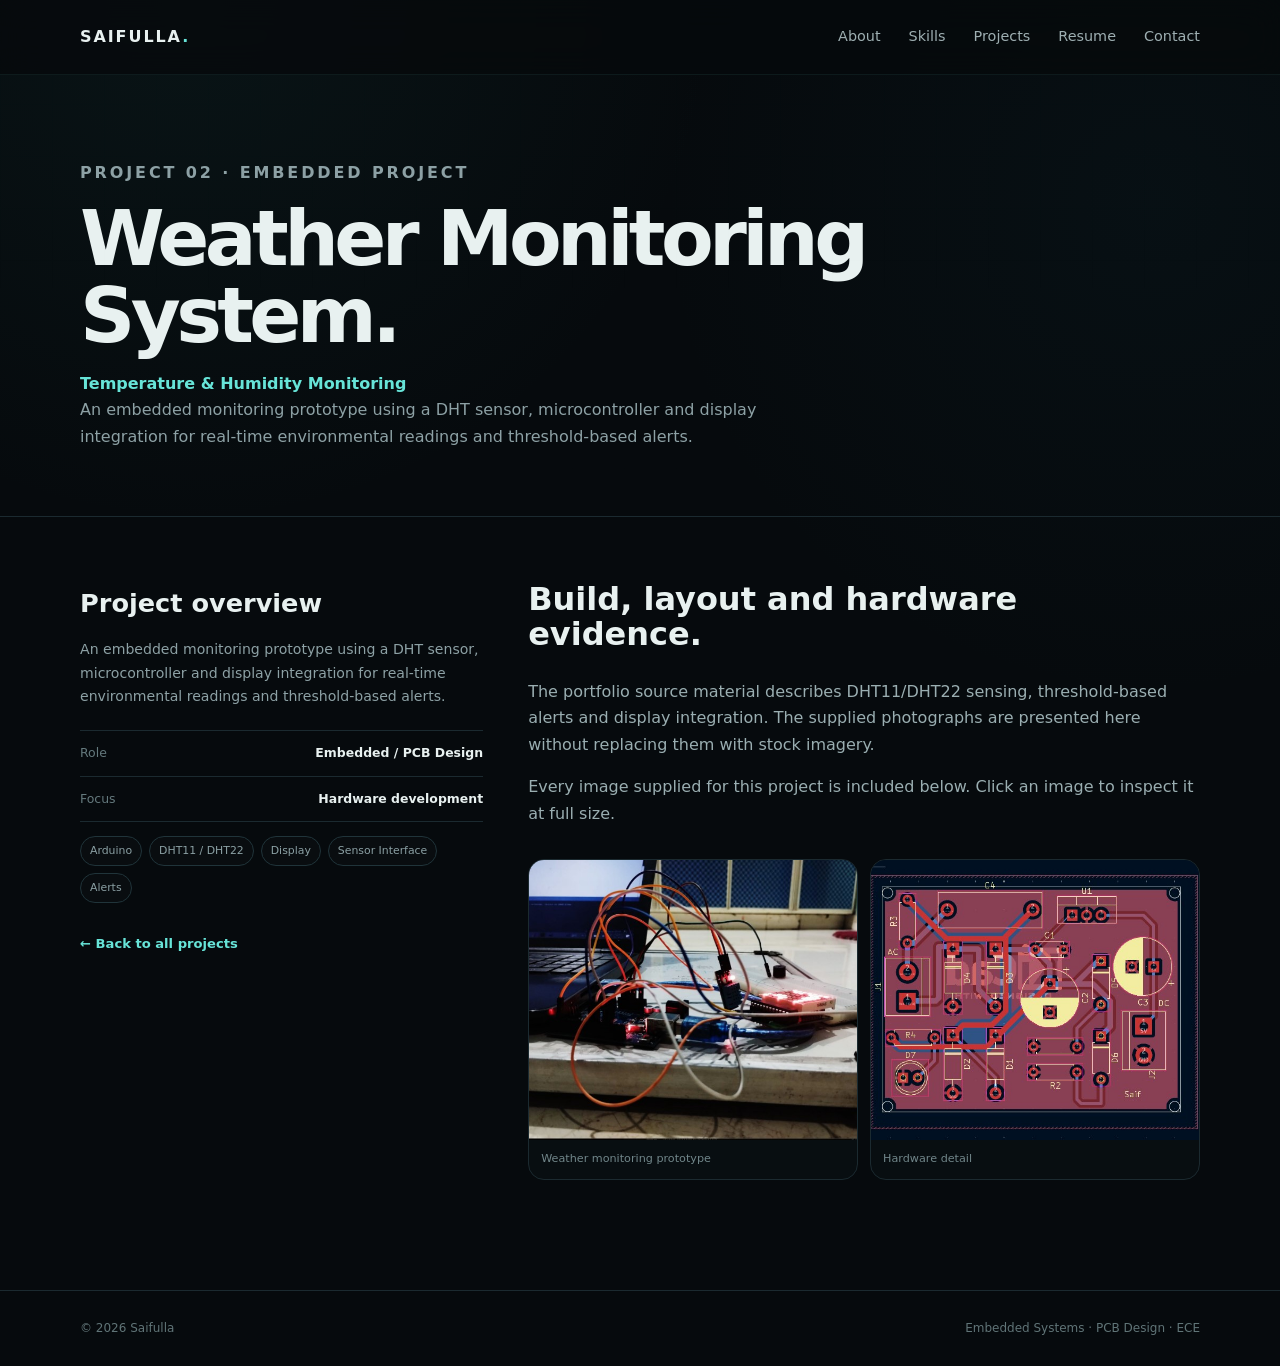
<file: projects/weather-monitoring.html>
<!DOCTYPE html><html lang="en"><head><meta charset="UTF-8"><meta name="viewport" content="width=device-width,initial-scale=1.0"><meta name="description" content="Weather Monitoring System — Saifulla project portfolio"><title>Weather Monitoring System | Saifulla</title><link rel="stylesheet" href="../css/style.css"></head><body>
<header class="site-header"><nav class="nav container">
<a class="brand" href="../index.html#top">SAIFULLA<span>.</span></a>
<button class="menu-toggle" aria-label="Toggle navigation" aria-expanded="false">☰</button>
<div class="nav-links">
<a href="../index.html#about">About</a><a href="../index.html#skills">Skills</a><a href="../index.html#projects">Projects</a><a href="../index.html#resume">Resume</a><a href="../index.html#contact">Contact</a>
</div></nav></header><main>
<section class="page-hero"><div class="container">
<p class="eyebrow">PROJECT 02 · EMBEDDED PROJECT</p><h1>Weather Monitoring System.</h1><p><strong style="color:var(--accent)">Temperature & Humidity Monitoring</strong><br>An embedded monitoring prototype using a DHT sensor, microcontroller and display integration for real-time environmental readings and threshold-based alerts.</p>
</div></section>
<section class="case-study"><div class="container case-grid">
<aside class="case-sidebar"><h2>Project overview</h2><p>An embedded monitoring prototype using a DHT sensor, microcontroller and display integration for real-time environmental readings and threshold-based alerts.</p><div class="meta"><div><span>Role</span><strong>Embedded / PCB Design</strong></div><div><span>Focus</span><strong>Hardware development</strong></div></div><div class="tags"><span class="tag">Arduino</span><span class="tag">DHT11 / DHT22</span><span class="tag">Display</span><span class="tag">Sensor Interface</span><span class="tag">Alerts</span></div><a class="back-link" href="../index.html#projects">← Back to all projects</a></aside>
<article class="case-copy"><h2>Build, layout and hardware evidence.</h2><p>The portfolio source material describes DHT11/DHT22 sensing, threshold-based alerts and display integration. The supplied photographs are presented here without replacing them with stock imagery.</p><p>Every image supplied for this project is included below. Click an image to inspect it at full size.</p><div class="case-gallery"><figure><img src="../assets/weather-monitor.jpg" alt="Weather monitoring prototype" loading="lazy"><figcaption>Weather monitoring prototype</figcaption></figure><figure><img src="../assets/weather-monitor-detail.jpg" alt="Hardware detail" loading="lazy"><figcaption>Hardware detail</figcaption></figure></div></article>
</div></section></main><footer class="footer"><div class="container footer-inner"><span>© 2026 Saifulla</span><span>Embedded Systems · PCB Design · ECE</span></div></footer><script src="../js/script.js"></script></body></html>
</file>
<file: css/style.css>
:root{
  --bg:#060a0d;--panel:#0b1115;--panel2:#0e171c;--line:#1b2a30;
  --text:#e8f1f0;--muted:#8da1a5;--accent:#67e4d8;--accent2:#9beee7;
  --shadow:0 24px 70px rgba(0,0,0,.38);--radius:22px
}
*{box-sizing:border-box}html{scroll-behavior:smooth}body{margin:0;background:
radial-gradient(circle at 15% 0%,rgba(35,110,105,.10),transparent 30%),
radial-gradient(circle at 90% 15%,rgba(20,75,90,.09),transparent 30%),var(--bg);
color:var(--text);font-family:Inter,ui-sans-serif,system-ui,-apple-system,BlinkMacSystemFont,"Segoe UI",sans-serif;line-height:1.65}
body:before{content:"";position:fixed;inset:0;pointer-events:none;opacity:.18;background-image:linear-gradient(rgba(103,228,216,.035) 1px,transparent 1px),linear-gradient(90deg,rgba(103,228,216,.035) 1px,transparent 1px);background-size:52px 52px;mask-image:linear-gradient(to bottom,#000,transparent 82%)}
a{color:inherit;text-decoration:none}.container{width:min(1120px,calc(100% - 40px));margin:auto}.site-header{position:sticky;top:0;z-index:50;background:rgba(6,10,13,.84);backdrop-filter:blur(16px);border-bottom:1px solid rgba(103,228,216,.08)}
.nav{height:74px;display:flex;align-items:center;justify-content:space-between}.brand{font-weight:850;letter-spacing:.12em}.brand span{color:var(--accent)}.nav-links{display:flex;gap:28px;color:#9eafb2;font-size:.9rem}.nav-links a:hover{color:var(--accent)}.menu-toggle{display:none;background:none;border:0;color:var(--text);font-size:1.4rem}
.hero{min-height:690px;display:flex;align-items:center;border-bottom:1px solid var(--line);position:relative;overflow:hidden}
.hero-grid{display:grid;grid-template-columns:1.15fr .85fr;gap:80px;align-items:center;padding:86px 0}
.eyebrow{font-size:.7rem;letter-spacing:.18em;color:var(--accent);font-weight:800;margin:0 0 15px}.hero h1{font-size:clamp(3.1rem,7vw,6.4rem);line-height:.98;letter-spacing:-.065em;margin:0;max-width:850px}.hero h1 span,.section-heading h2 span,.contact-box h2 span{color:var(--accent)}.hero-text{max-width:650px;color:var(--muted);font-size:1.05rem;margin:25px 0}.hero-actions{display:flex;gap:12px;flex-wrap:wrap}.btn{display:inline-flex;align-items:center;gap:10px;padding:13px 18px;border-radius:12px;border:1px solid var(--line);font-weight:750;font-size:.9rem}.btn-primary{background:var(--accent);color:#07100f;border-color:var(--accent)}.btn-secondary{background:rgba(255,255,255,.02)}.btn:hover{transform:translateY(-2px)}.hero-links{display:flex;gap:12px;color:#7f9296;font-size:.82rem;margin-top:25px}.hero-links a:hover{color:var(--accent)}
.hero-visual{display:flex;justify-content:flex-end}.circuit-card{width:min(430px,100%);aspect-ratio:1.08;background:linear-gradient(145deg,#0d181d,#071014);border:1px solid #1c3036;border-radius:28px;position:relative;overflow:hidden;box-shadow:var(--shadow)}.circuit-card:after{content:"";position:absolute;inset:18px;border:1px solid rgba(103,228,216,.08);border-radius:20px}.scanline{position:absolute;left:0;right:0;top:46%;height:1px;background:rgba(103,228,216,.14)}.node{position:absolute;width:7px;height:7px;border-radius:50%;background:#284e51;box-shadow:0 0 0 5px rgba(103,228,216,.025)}.node-a{top:26%;left:18%}.node-b{top:72%;right:18%}.node-c{top:38%;right:25%}.trace{position:absolute;height:1px;background:rgba(103,228,216,.12);transform-origin:left}.trace-a{width:150px;top:26%;left:18%;transform:rotate(23deg)}.trace-b{width:130px;top:72%;right:18%;transform:rotate(-28deg)}.trace-c{width:105px;top:38%;right:25%;transform:rotate(150deg)}.chip{position:absolute;inset:24% 22%;border:1px solid rgba(103,228,216,.16);border-radius:15px;background:rgba(4,10,13,.76);display:flex;flex-direction:column;align-items:center;justify-content:center;box-shadow:inset 0 0 50px rgba(103,228,216,.025)}.chip:before,.chip:after{content:"";position:absolute;left:-11px;right:-11px;height:18px;background:repeating-linear-gradient(90deg,transparent 0 12px,rgba(103,228,216,.12) 12px 14px,transparent 14px 24px)}.chip:before{top:30px}.chip:after{bottom:30px}.chip span{font-size:2.3rem;font-weight:900;letter-spacing:.12em}.chip small{text-align:center;color:#688084;letter-spacing:.2em;font-size:.55rem}.chip-label{position:absolute;bottom:27px;left:30px;color:#4e676c;font-size:.55rem;letter-spacing:.18em}
.section{padding:110px 0}.section-dark{background:rgba(7,13,17,.58);border-top:1px solid var(--line);border-bottom:1px solid var(--line)}.section-heading{margin-bottom:48px}.section-heading h2{font-size:clamp(2.3rem,5vw,4.4rem);line-height:1.02;letter-spacing:-.05em;margin:0}.about-grid{display:grid;grid-template-columns:1.1fr .9fr;gap:80px}.about-copy{color:#a8b8bb;font-size:1.05rem;max-width:650px}.fact-list{border-top:1px solid var(--line)}.fact-list div{display:flex;justify-content:space-between;gap:20px;padding:18px 0;border-bottom:1px solid var(--line);font-size:.86rem}.fact-list span{color:#667b7f}.fact-list strong{text-align:right;max-width:60%}
.skills-grid{display:grid;grid-template-columns:repeat(3,1fr);gap:14px}.skill-card{padding:25px;border:1px solid var(--line);border-radius:18px;background:linear-gradient(145deg,rgba(14,25,30,.76),rgba(7,13,17,.76));min-height:180px}.skill-card span{color:#4d666b;font-size:.7rem}.skill-card h3{margin:28px 0 8px}.skill-card p{color:var(--muted);font-size:.85rem;margin:0}
.project-feature{display:grid;grid-template-columns:1.1fr .9fr;border:1px solid var(--line);border-radius:24px;overflow:hidden;background:linear-gradient(145deg,rgba(15,28,34,.82),rgba(7,13,17,.88));box-shadow:var(--shadow)}.project-image{min-height:480px;position:relative;background:#080e11}.project-image img{width:100%;height:100%;object-fit:cover;display:block}.image-tag{position:absolute;left:18px;top:18px;background:rgba(4,10,13,.84);border:1px solid rgba(103,228,216,.2);padding:7px 10px;border-radius:9px;color:var(--accent);font-size:.62rem;letter-spacing:.14em}.project-content{padding:50px;display:flex;flex-direction:column;justify-content:center}.project-number{font-size:.65rem;letter-spacing:.18em;color:#5e777b;font-weight:800}.project-content h3{font-size:2.5rem;line-height:1.05;margin:8px 0}.project-subtitle{color:var(--accent);font-weight:750}.project-content p:not(.project-number):not(.project-subtitle){color:var(--muted)}.tags{display:flex;gap:7px;flex-wrap:wrap;margin-top:14px}.tags span,.tag{border:1px solid #20343a;border-radius:999px;padding:5px 9px;color:#8ba0a4;font-size:.68rem;background:rgba(255,255,255,.015)}.text-link{color:var(--accent);font-size:.82rem;font-weight:800;margin-top:24px}.text-link:hover{color:var(--text)}
.project-grid{display:grid;grid-template-columns:repeat(3,1fr);gap:15px;margin-top:15px}.project-card{border:1px solid var(--line);border-radius:19px;overflow:hidden;background:#0b1216}.project-card-image{height:245px;background:#080e11}.project-card-image img{width:100%;height:100%;object-fit:cover;display:block}.project-card-body{padding:23px}.project-card h3{margin:7px 0 10px;font-size:1.25rem}.project-card p{color:var(--muted);font-size:.84rem}.more-projects{margin-top:45px}.mini-projects{border-top:1px solid var(--line)}.mini-projects div{display:flex;justify-content:space-between;padding:17px 0;border-bottom:1px solid var(--line);gap:20px}.mini-projects strong{font-size:.88rem}.mini-projects span,.note{color:#65797d;font-size:.78rem}.note{margin-top:15px}
.resume-section{background:linear-gradient(135deg,#0b1418,#071014);border-top:1px solid var(--line);border-bottom:1px solid var(--line)}.resume-grid{display:grid;grid-template-columns:1fr 1fr;gap:80px;align-items:center}.resume-copy{color:var(--muted);max-width:520px}.contact-box{border:1px solid var(--line);border-radius:25px;padding:60px;background:radial-gradient(circle at 90% 10%,rgba(103,228,216,.07),transparent 35%),#0a1216}.contact-box h2{font-size:clamp(2.4rem,5vw,4.2rem);line-height:1.02;letter-spacing:-.05em;margin:0 0 28px}.email{font-size:clamp(1.1rem,2.5vw,1.6rem);color:var(--accent);font-weight:800}.contact-box>p:last-child{color:#6f8387}.footer{border-top:1px solid var(--line);padding:28px 0;color:#607477;font-size:.75rem}.footer-inner{display:flex;justify-content:space-between}
.page-hero{padding:85px 0 50px;border-bottom:1px solid var(--line)}.page-hero h1{font-size:clamp(2.8rem,6vw,5.5rem);line-height:1;letter-spacing:-.06em;margin:0}.page-hero p{max-width:720px;color:var(--muted);font-size:1rem}.case-study{padding:65px 0 110px}.case-grid{display:grid;grid-template-columns:.75fr 1.25fr;gap:45px;align-items:start}.case-sidebar{position:sticky;top:100px}.case-sidebar h2{font-size:1.6rem;margin:0 0 10px}.case-sidebar p{color:var(--muted);font-size:.88rem}.case-sidebar .meta{border-top:1px solid var(--line);margin-top:22px}.case-sidebar .meta div{padding:12px 0;border-bottom:1px solid var(--line);font-size:.78rem;display:flex;justify-content:space-between;gap:15px}.case-sidebar .meta span{color:#64797d}.case-copy h2{font-size:2rem;line-height:1.1;margin-top:0}.case-copy p,.case-copy li{color:#9aaeb1}.case-copy ul{padding-left:20px}.case-gallery{display:grid;grid-template-columns:repeat(2,1fr);gap:12px;margin-top:32px}.case-gallery figure{margin:0;border:1px solid var(--line);border-radius:16px;overflow:hidden;background:#080e11}.case-gallery img{width:100%;height:280px;display:block;object-fit:cover;cursor:zoom-in}.case-gallery figcaption{padding:10px 12px;color:#71868a;font-size:.7rem}.back-link{display:inline-flex;margin-top:30px;color:var(--accent);font-size:.82rem;font-weight:800}
.lightbox{position:fixed;inset:0;z-index:100;background:rgba(2,6,8,.94);display:none;align-items:center;justify-content:center;padding:25px}.lightbox.open{display:flex}.lightbox img{max-width:94vw;max-height:88vh;object-fit:contain;border-radius:14px}.lightbox button{position:absolute;right:22px;top:18px;width:42px;height:42px;border:1px solid var(--line);border-radius:50%;background:#0a1216;color:#fff;font-size:1.3rem}
.reveal{animation:rise .7s ease both}@keyframes rise{from{opacity:0;transform:translateY(12px)}to{opacity:1;transform:none}}
@media(max-width:900px){.hero-grid,.about-grid,.resume-grid,.case-grid{grid-template-columns:1fr}.hero-visual{display:none}.skills-grid{grid-template-columns:repeat(2,1fr)}.project-feature{grid-template-columns:1fr}.project-image{min-height:380px}.project-grid{grid-template-columns:1fr 1fr}.case-sidebar{position:static}}
@media(max-width:650px){.container{width:min(100% - 28px,1120px)}.nav-links{display:none}.menu-toggle{display:block}.hero{min-height:auto}.hero-grid{padding:75px 0}.hero h1{font-size:3.1rem}.section{padding:78px 0}.skills-grid,.project-grid,.case-gallery{grid-template-columns:1fr}.project-content{padding:28px}.project-image{min-height:300px}.fact-list div,.mini-projects div{display:block}.fact-list strong{display:block;text-align:left;max-width:none;margin-top:4px}.contact-box{padding:34px 25px}.footer-inner{display:block}.footer-inner span{display:block;margin:4px 0}.case-gallery img{height:260px}}
</file>
